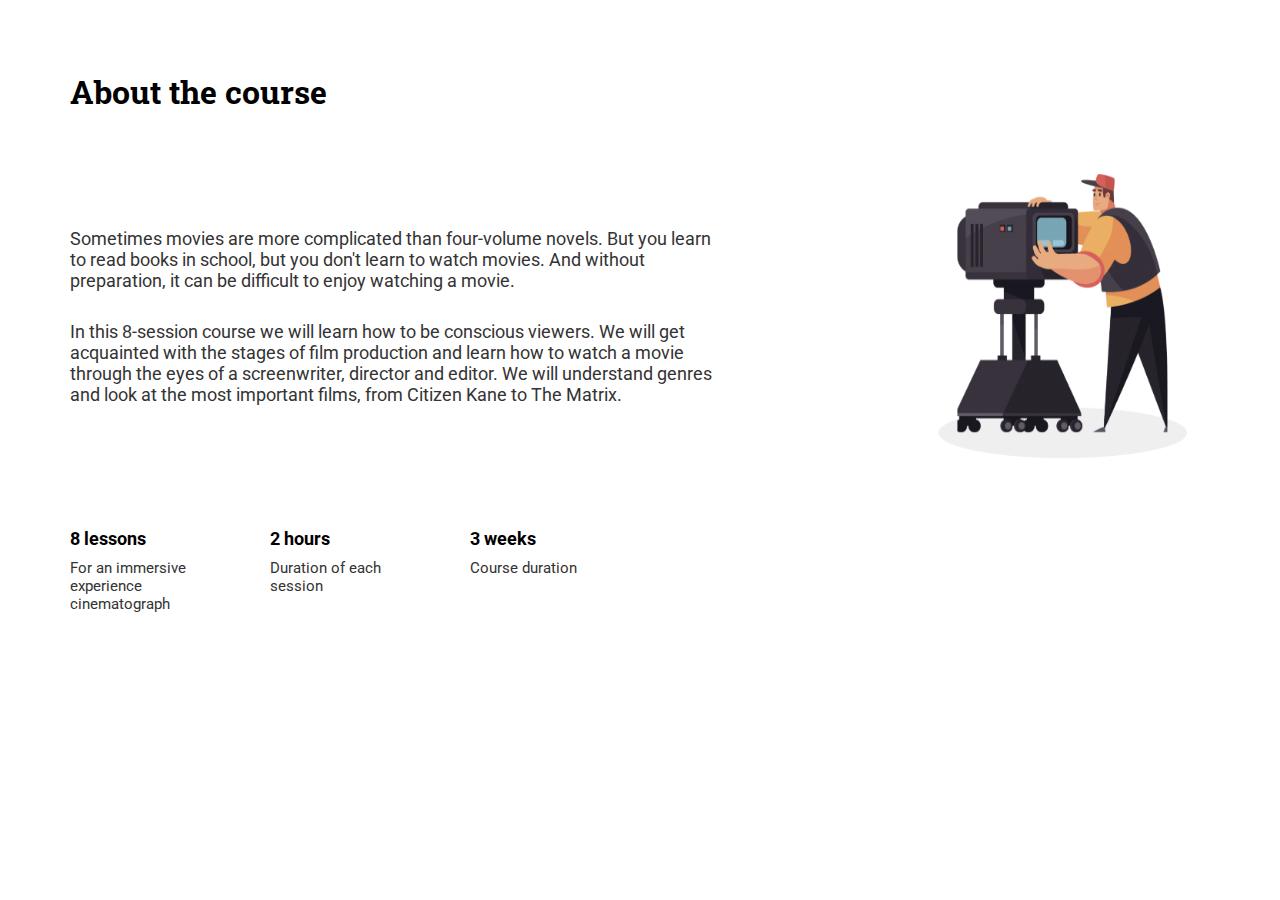
<file: Figma/index.html>
<!DOCTYPE html>
<html lang="en">
<head>
    <meta charset="UTF-8">
    <meta name="viewport" content="width=device-width, initial-scale=1.0">
    <link rel="stylesheet" href="./style.css">
    <title>About the course</title>
</head>
<body>
    
   <div class="common">

    <div> <h1>About the course</h1> </div>

    <div class="first-body">

        <div class="text">
            <p>
            Sometimes movies are more complicated than four-volume novels. 
            But you learn to read books in school, but you don't learn to watch movies. 
            And without preparation, it can be difficult to enjoy watching a movie.
            </p>
            
            
            
            <p>
            In this 8-session course we will learn how to be conscious viewers. 
            We will get acquainted with the stages of film production and learn how to watch a movie through the eyes of a screenwriter, director and editor. 
            We will understand genres and look at the most important films, from Citizen Kane to The Matrix.
            </p>
        </div>

        <div class="first-photo">
            <img src="./Screenshot 2024-09-29 at 20.09.49.png" class="man-photo">
        </div>

    </div>


    <div class="second-body">

        <div class="second-photo">
            <img src="./Screenshot 2024-09-29 at 20.14.25.png" class="man-photo2">
        </div>

        <div class="last-texts">

            <div class="p-tags">
                <h3>8 lessons</h3>
                <p>For an immersive experience cinematograph</p>
            </div>
    
            <div class="p-tags">
                <h3>2 hours</h3>
                <p>Duration of each session</p>
            </div>
    
            <div class="p-tags">
                <h3>3 weeks</h3>
                <p>Course duration</p>
            </div>

        </div>
        
    </div>
   </div>
    
</body>
</html>
</file>
<file: Figma/style.css>
@import url('https://fonts.googleapis.com/css2?family=Lato:ital,wght@0,100;0,300;0,400;0,700;0,900;1,100;1,300;1,400;1,700;1,900&family=Montserrat:ital,wght@0,100..900;1,100..900&family=Open+Sans:ital,wght@0,300..800;1,300..800&family=Roboto+Slab:wght@100..900&family=Roboto:ital,wght@0,100;0,300;0,400;0,500;0,700;0,900;1,100;1,300;1,400;1,500;1,700;1,900&display=swap');

*{
    margin: 0;
    padding: 0;
    box-sizing: border-box;
}

body{
    font-family: "Roboto", sans-serif;
}

.common{
    padding: 70px;
}

h1{
    font-family: "Roboto Slab", serif;
    font-size: 55px;
    font-weight: 700;
    margin-bottom: -30px;
}

.first-body{
    display: flex;
    justify-content: space-between; 
    align-items: center;
    gap: 300px;
}


.text{
    color: #333;
    font-size: 18px;
    font-weight: 400;
    width: 60vw;
    display: flex;
    flex-direction: column;
    gap: 30px;
}



.second-body{
    display: flex;
    align-items: center;
    margin-top: 20px;
    gap: 150px;
}

.last-texts{
    display: flex;
    align-items: center;
    justify-content: space-between;
    gap: 40px;
}

p{
    color: #333;
}

.man-photo{
    width: 290px;
    height: 302px;
}


.p-tags{
    height: 40px;
    width: 150px;
    display: flex;
    flex-direction: column;
    gap: 10px;
}

.man-photo2{
    width: 250px;
    height: 200px;
}

@media screen and (min-width:830px) and (max-width:1400px) {

.common{
    padding: 70px;
}

h1{
    font-size: 32px;
    font-weight: 700;
    color: #000;
    margin-bottom: 50px;
}

p{
    color: #333;
}

.first-body{
    display: flex;
    justify-content: space-between; 
    align-items: center;
    gap: 200px;
}


.text{
    color: #333;
    font-size: 18px;
    font-weight: 400;
    width: 60vw;
    display: flex;
    flex-direction: column;
    gap: 30px;
}


.second-body{
    display:block;
    margin-top: 60px;

}

.last-texts{
    display: flex;
    align-items: center;
    justify-content: flex-start;
    gap: 50px;
}

p{
    color: #333;
}

.man-photo{
    width: 290px;
    height: 302px;
}


.p-tags{
    font-size: 15px;
    height: 40px;
    width: 150px;
    display: flex;
    flex-direction: column;
    gap: 10px;
}

.man-photo2{
    display: none;
}

}

@media screen and (min-width:375px) and (max-width:830px) {

    .common{
        padding: 70px;
    }
    
    h1{
        font-size: 26px;
        font-weight: 700;
        color: #000;
        margin-bottom: 50px;
    }
    
    p{
        color: #333;
    }
    
    .first-body{
       display: flex;
       flex-direction: column;
       justify-content: center;
       align-items: center;
       gap: 60px;
       
    }
    
    
    .text{
        color: #333;
        padding: 0 70px;
        font-size: 14px;
        font-weight: 400;
        width: 100vw;
        display: flex;
        flex-direction: column;
        gap: 30px;
    }
    
    
    .second-body{
        display:block;
        margin-top: 50px;
    
    }
    
    .last-texts{
        display: flex;
        align-items: center;
        justify-content: flex-start;
        gap: 50px;
    }
    
    p{
        color: #333;
    }
    
    .man-photo{
        width: 190px;
        height: 180px;
    }
    
    
    .p-tags{
        font-size: 12px;
        height: 40px;
        width: 150px;
        display: flex;
        flex-direction: column;
        gap: 10px;
    }
    
    .man-photo2{
        display: none;
    }
    
    }
</file>
